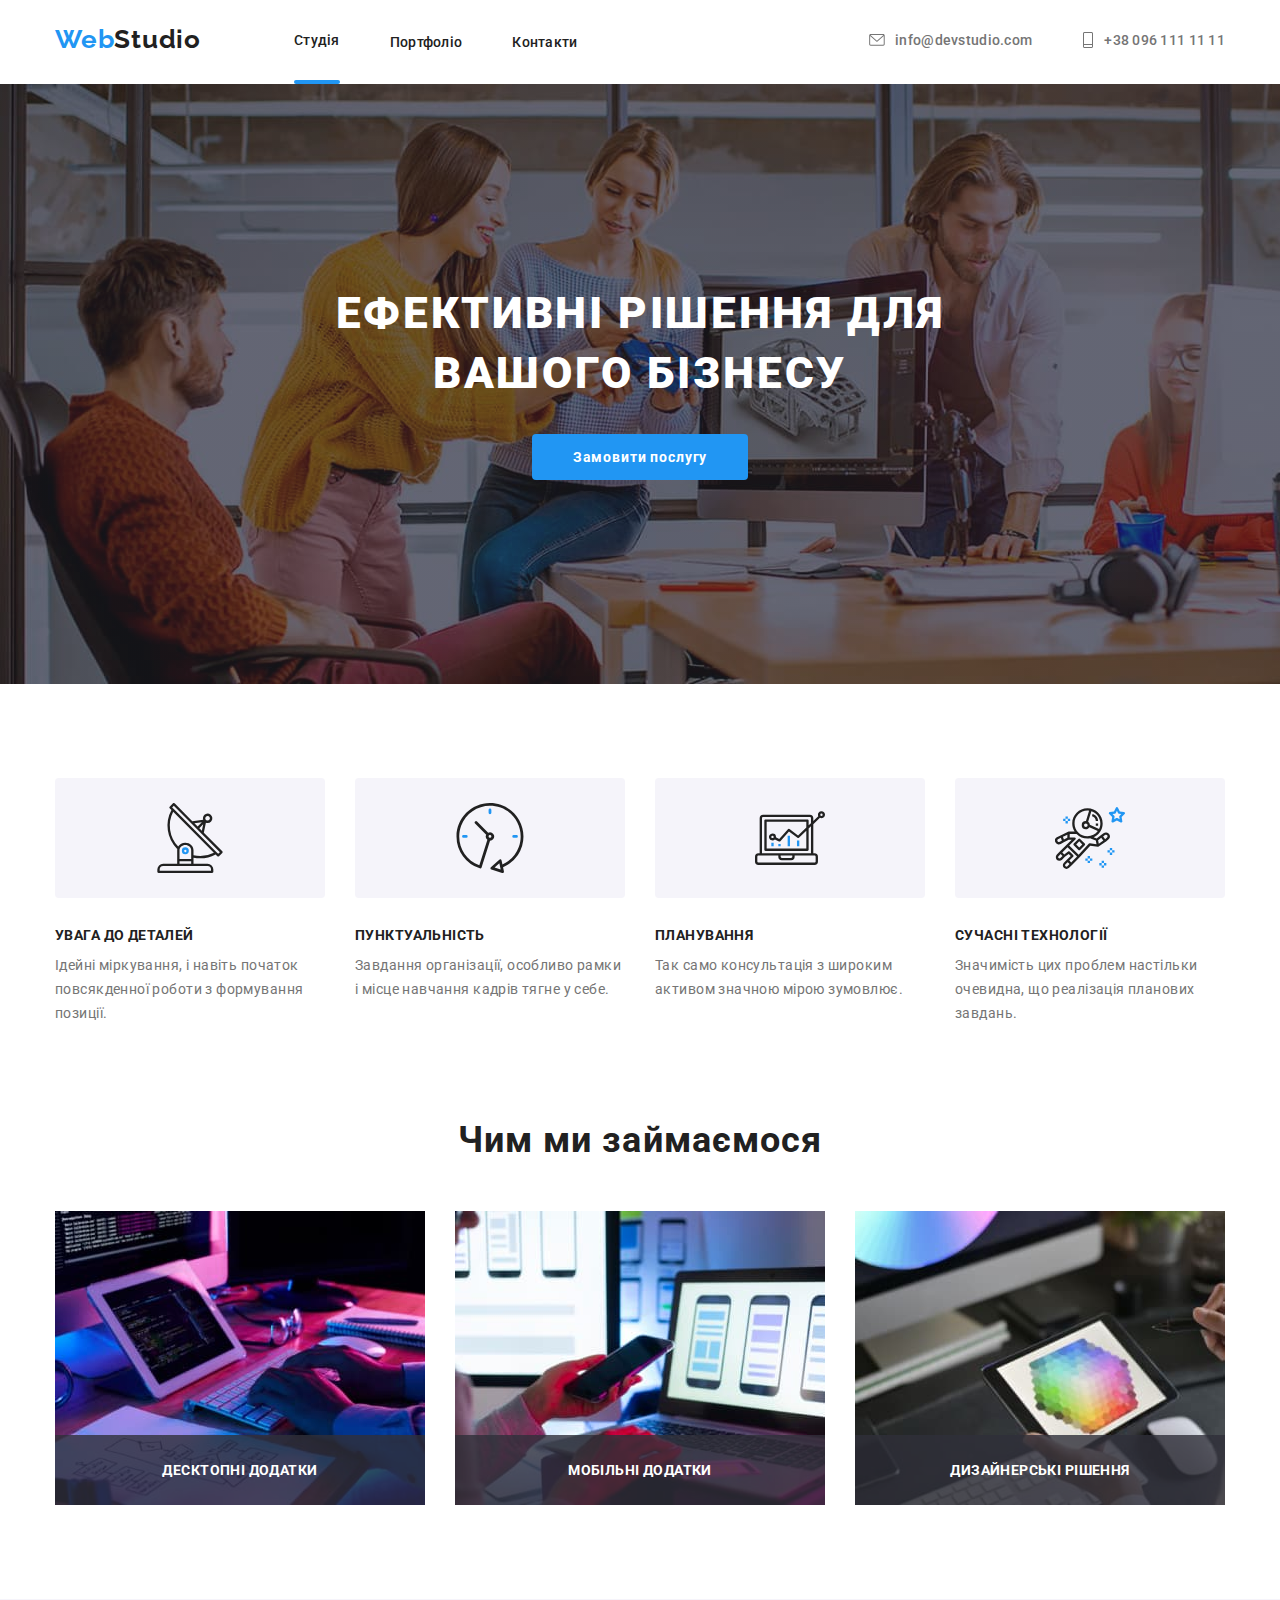
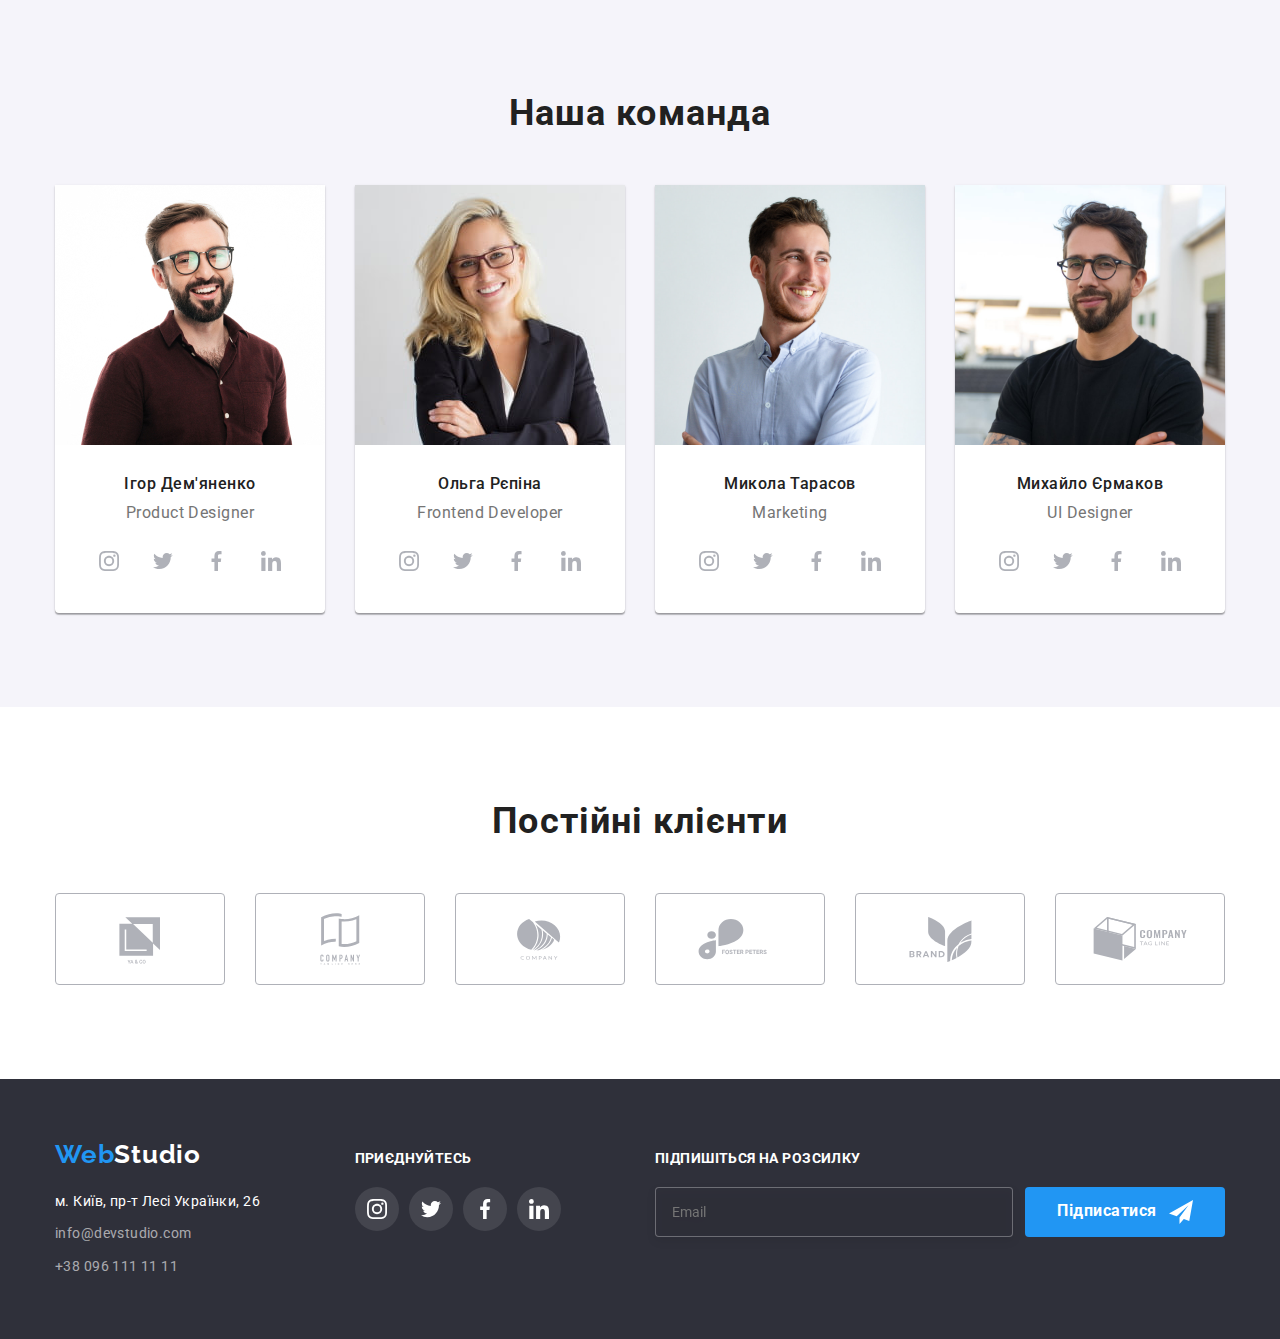
<file: index.html>
<!DOCTYPE html>
<html lang="uk">

<head>
  <meta charset="UTF-8" />
  <meta http-equiv="X-UA-Compatible" content="IE=edge" />
  <meta name="viewport" content="width=device-width, initial-scale=1.0" />
  <title>WebStudio7-Home</title>
  <link href="https://fonts.googleapis.com/css2?family=Raleway:wght@700&family=Roboto:wght@400;500;700;900&display=swap"
    rel="stylesheet" />
  <link rel="stylesheet"
    href="https://cdnjs.cloudflare.com/ajax/libs/modern-normalize/1.1.0/modern-normalize.min.css" />
  <link rel="stylesheet" href="./css/main.min.css" />
</head>

<body>

  <header class="header-index">
    <div class="container flex-container">
      <nav class="nav">
        <a href="./index.html" lang="en" class="logo header__logo"><span
            class="header__logo--blue">Web</span><span></span>Studio</a>
        <ul class="nav-links list">
          <li class="nav-links__item nav-links__item--current">
            <a href="./index.html" class="nav-links__link">Студія</a>
          </li>

          <li class="nav-links__item">
            <a href="./portfolio.html" class="nav-links__link">Портфоліо</a>
          </li>

          <li class="nav-links__item"><a href="" class="nav-links__link">Контакти</a>
          </li>
        </ul>
      </nav>

      <ul class="header-contacts list">
        <li>
          <a href="mailto:info@devstudio.com" class="header-contacts__contact link"><svg
              class="header-contacts__mini-icon">
              <use href="./images/header icons/symbol-defs.svg#envelope"></use>
            </svg>info@devstudio.com</a>
        </li>
        <li>
          <a href="tel:+380961111111" class="header-contacts__contact link"><svg
              class="header-contacts__mini-icon header-contacts__mini-icon--phone">
              <use href="./images/header icons/symbol-defs.svg#phone"></use>
            </svg>+38 096 111 11 11</a>
        </li>
      </ul>
    </div>
  </header>
  <main>
    <section class="hero">
      <div class="container">
        <h1 class="hero-title">Ефективні рішення для вашого бізнесу</h1>
        <button type="button" class="button hero__button--secondary" data-modal-open>Замовити послугу</button>
      </div>
    </section>

    <section class="section">
      <!-- переваги -->

      <div class="container">
        <h2 class="features visually-hidden">переваги</h2>
        <ul class="list features__pictures-list">
          <li class="pictures-list__item weather-radar">
            <h3 class="features__title">УВАГА ДО ДЕТАЛЕЙ</h3>
            <p class="features__subtitle">Ідейні міркування, і навіть початок повсякденної роботи з формування позиції.
            </p>
          </li>

          <li class="pictures-list__item clock">
            <h3 class="features__title">ПУНКТУАЛЬНІСТЬ</h3>
            <p class="features__subtitle">Завдання організації, особливо рамки і місце навчання кадрів тягне у себе.</p>
          </li>

          <li class="pictures-list__item laptop">
            <h3 class="features__title">ПЛАНУВАННЯ</h3>
            <p class="features__subtitle">Так само консультація з широким активом значною мірою зумовлює.</p>
          </li>

          <li class="pictures-list__item spaceman">
            <h3 class="features__title">СУЧАСНІ ТЕХНОЛОГІЇ</h3>
            <p class="features__subtitle">Значимість цих проблем настільки очевидна, що реалізація планових завдань.</p>
          </li>
        </ul>
      </div>
    </section>

    <section class="section-work">
      <div class="container">
        <h2 class="section-title">Чим ми займаємося</h2>
        <ul class="work list">
          <li class="work__item">
            <img src="./images/coding.jpg" alt="Створення сайту" width="370" />
            <p class="work__text">Десктопні додатки</p>
          </li>

          <li class="work__item">
            <img src="./images/adaptation.jpg" alt="Адаптація сайту для різних пристроїв" width="370" />
            <p class="work__text">
              Мобільні додатки
            </p>
          </li>

          <li class="work__item">
            <img src="./images/design.jpg" alt="Розробка дизайну для сайту" width="370" />
            <p class="work__text">Дизайнерські рішення</p>
          </li>
        </ul>
      </div>
    </section>

    <section class="team section">
      <div class="container">
        <h2 class="section-title">Наша команда</h2>
        <ul class="list team-members">
          <li class="team-members__worker">
            <img src="./images/designer.jpg" alt="Розробник продукту Ігор Дем'яненко" width="270" />
            <div class="team-card">
              <h3 class="team-card__heading">Ігор Дем'яненко</h3>
              <p class="team-card__job" lang="en">Product Designer</p>
              <ul class="card-button list">
                <li>
                  <a class="card-button__link">
                    <svg class="card-button__icon instagram">
                      <use href="./images/team/symbol-defs.svg#icon-instagram"></use>
                    </svg>
                  </a>
                </li>

                <li>
                  <a class="card-button__link">
                    <svg class="card-button__icon twitter">
                      <use href="./images/team/symbol-defs.svg#icon-twitter"></use>
                    </svg>
                  </a>
                </li>
                <li>
                  <a class="card-button__link">
                    <svg class="card-button__icon facebook">
                      <use href="./images/team/symbol-defs.svg#icon-facebook"></use>
                    </svg>
                  </a>
                </li>

                <li>
                  <a class="card-button__link">
                    <svg class="card-button__icon linkedin">
                      <use href="./images/team/symbol-defs.svg#icon-linkedin"></use>
                    </svg>
                  </a>
                </li>
              </ul>
            </div>
          </li>

          <li class="team-members__worker">
            <img src="./images/developer.jpg" alt="Фронтенд розробник Ольга Рєпіна" width="270" />
            <div class="team-card">
              <h3 class="team-card__heading">Ольга Рєпіна</h3>
              <p class="team-card__job" lang="en">Frontend Developer</p>
              <ul class="card-button list">
                <li>
                  <a class="card-button__link">
                    <svg class="card-button__icon instagram">
                      <use href="./images/team/symbol-defs.svg#icon-instagram"></use>
                    </svg>
                  </a>
                </li>

                <li>
                  <a class="card-button__link">
                    <svg class="card-button__icon twitter">
                      <use href="./images/team/symbol-defs.svg#icon-twitter"></use>
                    </svg>
                  </a>
                </li>
                <li>
                  <a class="card-button__link">
                    <svg class="card-button__icon facebook">
                      <use href="./images/team/symbol-defs.svg#icon-facebook"></use>
                    </svg>
                  </a>
                </li>

                <li>
                  <a class="card-button__link">
                    <svg class="card-button__icon linkedin">
                      <use href="./images/team/symbol-defs.svg#icon-linkedin"></use>
                    </svg>
                  </a>
                </li>
              </ul>
            </div>
          </li>

          <li class="team-members__worker">
            <img src="./images/marketing.jpg" alt="Маркетолог Микола Тарасов" width="270" />
            <div class="team-card">
              <h3 class="team-card__heading">Микола Тарасов</h3>
              <p class="team-card__job" lang="en">Marketing</p>
              <ul class="card-button list">
                <li>
                  <a class="card-button__link">
                    <svg class="card-button__icon instagram">
                      <use href="./images/team/symbol-defs.svg#icon-instagram"></use>
                    </svg>
                  </a>
                </li>

                <li>
                  <a class="card-button__link">
                    <svg class="card-button__icon twitter">
                      <use href="./images/team/symbol-defs.svg#icon-twitter"></use>
                    </svg>
                  </a>
                </li>
                <li>
                  <a class="card-button__link">
                    <svg class="card-button__icon facebook">
                      <use href="./images/team/symbol-defs.svg#icon-facebook"></use>
                    </svg>
                  </a>
                </li>

                <li>
                  <a class="card-button__link">
                    <svg class="card-button__icon linkedin">
                      <use href="./images/team/symbol-defs.svg#icon-linkedin"></use>
                    </svg>
                  </a>
                </li>
              </ul>
            </div>
          </li>

          <li class="team-members__worker">
            <div class="card-photo">
              <img src="./images/member.jpg" alt="Розробник інтерфейсу" width="270" />
            </div>
            <div class="team-card">
              <h3 class="team-card__heading">Михайло Єрмаков</h3>
              <p class="team-card__job" lang="en">UI Designer</p>
              <ul class="card-button list">
                <li>
                  <a class="card-button__link">
                    <svg class="card-button__icon instagram">
                      <use href="./images/team/symbol-defs.svg#icon-instagram"></use>
                    </svg>
                  </a>
                </li>

                <li>
                  <a class="card-button__link">
                    <svg class="card-button__icon twitter">
                      <use href="./images/team/symbol-defs.svg#icon-twitter"></use>
                    </svg>
                  </a>
                </li>
                <li>
                  <a class="card-button__link">
                    <svg class="card-button__icon facebook">
                      <use href="./images/team/symbol-defs.svg#icon-facebook"></use>
                    </svg>
                  </a>
                </li>

                <li>
                  <a class="card-button__link">
                    <svg class="card-button__icon linkedin">
                      <use href="./images/team/symbol-defs.svg#icon-linkedin"></use>
                    </svg>
                  </a>
                </li>
              </ul>
            </div>
          </li>
        </ul>
      </div>
    </section>
    <section class="section">
      <div class="container">
        <h2 class="section-title">Постійні клієнти</h2>
        <ul class="clients list">
          <li>
            <a href="" class="clients__link">
              <svg class="clients__image">
                <use href="./images/clients/symbol-defs.svg#client-1"></use>
              </svg>
            </a>
          </li>

          <li>
            <a href="" class="clients__link">
              <svg class="clients__image">
                <use href="./images/clients/symbol-defs.svg#client-2"></use>
              </svg>
            </a>
          </li>

          <li>
            <a href="" class="clients__link">
              <svg class="clients__image">
                <use href="./images/clients/symbol-defs.svg#client-3"></use>
              </svg>
            </a>
          </li>

          <li>
            <a href="" class="clients__link">
              <svg class="clients__image">
                <use href="./images/clients/symbol-defs.svg#client-4"></use>
              </svg>
            </a>
          </li>

          <li>
            <a href="" class="clients__link">
              <svg class="clients__image">
                <use href="./images/clients/symbol-defs.svg#client-5"></use>
              </svg>
            </a>
          </li>

          <li>
            <a href="" class="clients__link">
              <svg class="clients__image">
                <use href="./images/clients/symbol-defs.svg#client-6"></use>
              </svg>
            </a>
          </li>
        </ul>
      </div>
    </section>
    <div class="backdrop is-hidden" data-modal>
      <div class="modal">
        <button class="modal__button-close" type="button" data-modal-close>
          <svg class="modal__close-icon">
            <use href="./images/close-button.svg#close-button"></use>
          </svg>
        </button>
        <form class="" action="registration">
          <div class="form-feald modal-container">
            <p class="modal__heading">Залиште свої дані, ми вам передзвонимо</p>

            <label class="modal__label name" for="name" autofocus>Ім'я</label>
            <span class="modal__input-icon">
              <input class="modal-input" type="name" name="name" id="name" autofocus required>
              <svg class="modal-input__entire-icon icon-person">
                <use href="./images/form-icons/symbol-defs.svg#person"></use>
              </svg>
            </span>

            <label class="modal__label" for="tel">Телефон</label>
            <span class="modal__input-icon">
              <input class="modal-input" type="tel" name="tel" id="tel" required>
              <svg class="modal-input__entire-icon icon-phone">
                <use href="./images/form-icons/symbol-defs.svg#phone"></use>
              </svg>
            </span>

            <label class="modal__label" for="email">Пошта</label>
            <span class="modal__input-icon">
              <input class="modal-input" type="email" name="email" id="email" placeholder=" " required>
              <svg class="modal-input__entire-icon icon-envelope">
                <use href="./images/form-icons/symbol-defs.svg#envelope"></use>
              </svg>
            </span>


            <label class="modal__label" for="comment">Коментар</label>
            <textarea class="modal__comment" name="comment" id="comment" cols="30" rows="10"
              placeholder="Введіть текст"></textarea>
            <!-- <div class="modal-container">
              <div class="checkbox-section">
                <span class="check-box"></span>
              </div> -->
            <label class="modal__checkbox-label">
              <input class="modal__checkbox" type="checkbox" name="checkbox" required>
              <span class="modal__checkbox-icon"></span>
              Погоджуюся з розсилкою та приймаю <a class="modal__privasy-agreemant" href=""> Умови договору</a>
            </label>
            <!-- </div> -->
            <div class="modal__button-submit">
              <button class="submit" type="submit">Відправити</button>
            </div>
          </div>
        </form>
      </div>
    </div>
  </main>
  <footer class="footer">
    <div class="container multi-block">
      <div class="set-container">
        <a lang="en" href="./index.html" class="logo footer__logo"><span class="footer__logo--blue">Web</span>Studio</a>
        <address class="address">
          <ul class="address-links list">
            <li>
              <a href="https://goo.gl/maps/rEYh6PdM1hheBsNV8" class="link" target="_blank"
                rel="nooper noreferrer nofollow"><span class="address-links__map">м. Київ, пр-т Лесі Українки,
                  26</span></a>
            </li>
            <li class="address-links__item">
              <a href="mailto:info@devstudio.com" class="address-links__contact link">info@devstudio.com</a>
            </li>
            <li class="address-links__item">
              <a href="tel:+380961111111" class="address-links__contact link">+38 096 111 11 11</a>
            </li>
          </ul>
        </address>
      </div>
      <div class="footer-socials__container">
        <p class="footer-socails__heading">приєднуйтесь</p>
        <ul class="footer-socials list">
          <li>
            <a class="footer-socials__button">
              <svg class="footer-socials__icon">
                <use href="./images/footer/symbol-defs.svg#instagram"></use>
              </svg>
            </a>
          </li>

          <li>
            <a class="footer-socials__button">
              <svg class="footer-socials__icon">
                <use href="./images/footer/symbol-defs.svg#twitter"></use>
              </svg>
            </a>
          </li>
          <li>
            <a class="footer-socials__button">
              <svg class="footer-socials__icon">
                <use href="./images/footer/symbol-defs.svg#facebook"></use>
              </svg>
            </a>
          </li>
          <li>
            <a class="footer-socials__button">
              <svg class="footer-socials__icon">
                <use href="./images/footer/symbol-defs.svg#linkedin"></use>
              </svg>
            </a>
          </li>
        </ul>
      </div>
      <form action="email" class="footer-form">
        <p class="footer-form__heading">Підпишіться на розсилку</p>
        <div class="footer-form__container">
          <label for="email">
            <input class="footer-form__input" type="email" name="email" placeholder="Email" required>
          </label>
          <button class="footer-form__button-subscribe" type="submit">Підписатися</button>
        </div>
      </form>
    </div>
  </footer>
  <script src="./js/modal.js"></script>
</body>

</html>
</file>
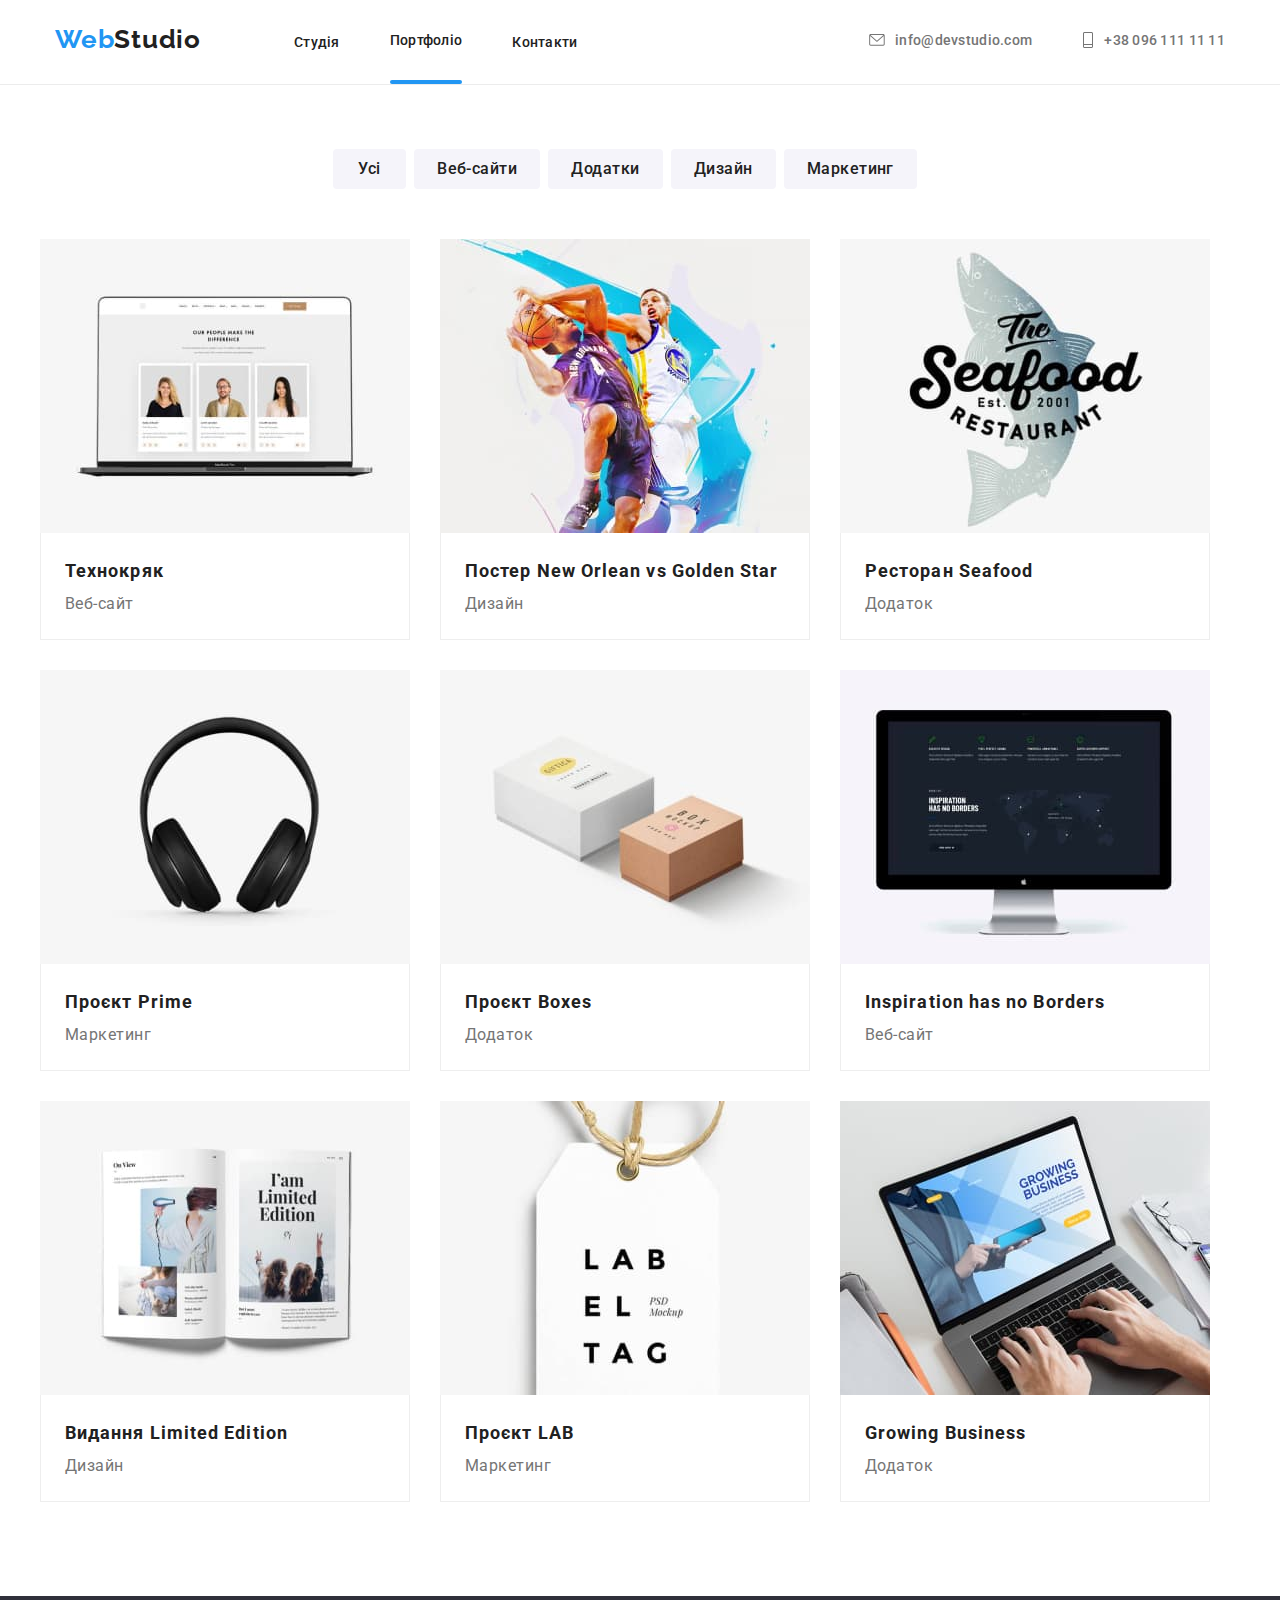
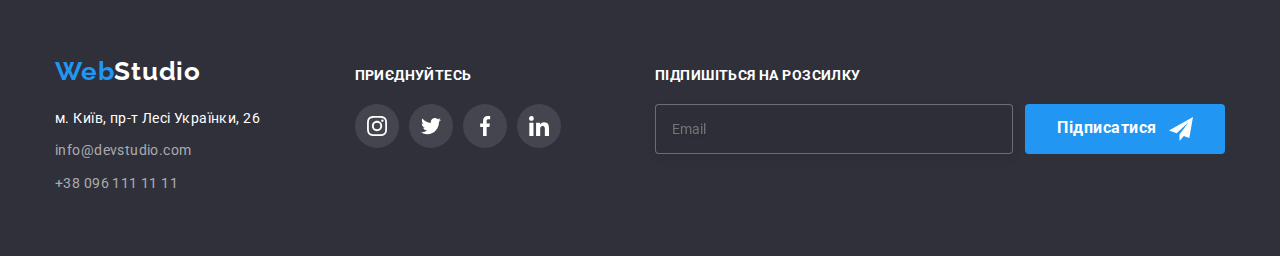
<file: portfolio.html>
<!DOCTYPE html>
<html lang="uk">

<head>
  <meta charset="UTF-8" />
  <meta http-equiv="X-UA-Compatible" content="IE=edge" />
  <meta name="viewport" content="width=device-width, initial-scale=1.0" />
  <title>WebStudio7-Portfolio</title>

  <link href="https://fonts.googleapis.com/css2?family=Raleway:wght@700&family=Roboto:wght@400;500;700;900&display=swap"
    rel="stylesheet" />
  <link rel="stylesheet"
    href="https://cdnjs.cloudflare.com/ajax/libs/modern-normalize/1.1.0/modern-normalize.min.css" />
  <link rel="stylesheet" href="./css/main.min.css" />

</head>

<body>
  <header class="header-portfolio">
    <div class="container flex-container">
      <nav class="nav">
        <a href="./index.html" lang="en" class="logo header__logo"><span
            class="header__logo--blue">Web</span><span></span>Studio</a>
        <ul class="nav-links list">
          <li class="nav-links__item ">
            <a href="./index.html" class="nav-links__link">Студія</a>
          </li>

          <li class="nav-links__item nav-links__item--current">
            <a href="./portfolio.html" class="nav-links__link">Портфоліо</a>
          </li>

          <li class="nav-links__item"><a href="" class="nav-links__link">Контакти</a>
          </li>
        </ul>
      </nav>

      <ul class="header-contacts list">
        <li>
          <a href="mailto:info@devstudio.com" class="header-contacts__contact link"><svg
              class="header-contacts__mini-icon">
              <use href="./images/header icons/symbol-defs.svg#envelope"></use>
            </svg>info@devstudio.com</a>
        </li>
        <li>
          <a href="tel:+380961111111" class="header-contacts__contact link"><svg
              class="header-contacts__mini-icon header-contacts__mini-icon--phone">
              <use href="./images/header icons/symbol-defs.svg#phone"></use>
            </svg>+38 096 111 11 11</a>
        </li>
      </ul>
    </div>
  </header>
  <main>
    <section class="section portfolio">
      <!-- Портфоліо -->
      <h1 class="visually-hidden">Портфоліо</h1>
      <div class="container">
        <ul class="filter list">
          <li class="filter__item">
            <button type="button" class="filter__button-primary">Усі</button>
          </li>
          <li class="filter__item">
            <button type="button" class="filter__button-primary">Веб-сайти</button>
          </li>
          <li class="filter__item">
            <button type="button" class="filter__button-primary">Додатки</button>
          </li>
          <li class="filter__item">
            <button type="button" class="filter__button-primary">Дизайн</button>
          </li>
          <li class="filter__item">
            <button type="button" class="filter__button-primary">Маркетинг</button>
          </li>
        </ul>

        <ul class="portfolio list">
          <li class="portfolio__item">
            <a href="" class="portfolio__card-link link">
              <div class="thumb">
                <img src="./images/portfolio/laptop.jpg" alt="ноутбук з зображенням веб-сторінки" width="370" />
                <div class="thumb__overlay">
                  <p class="thumb__overlay-text">Ресурс пропонує комплексні пропозиції з різним рівнем функціоналу та
                    сервісів.
                    Все це дозволить відвідувачу отримати вичерпні відомості про компанію чи приватну особу.</p>
                </div>
              </div>
              <div class="card-metha">
                <h2 class="card-metha__titel">Технокряк</h2>
                <p class="card-metha__subtitle">Веб-сайт</p>
              </div>
            </a>
          </li>

          <li class="portfolio__item">
            <article class="card">
              <a href="" class="portfolio__card-link link">
                <img src="./images/portfolio/basketball.jpg" alt="два хлоаця грають в баскетбол" width="370" />
                <!-- </a>
              <a href="" class="portfolio-link link"> -->
                <div class="card-metha">
                  <h2 class="card-metha__titel">Постер <span lang="en">New Orlean vs Golden Star</span></h2>
                  <p class="card-metha__subtitle">Дизайн</p>
                </div>
              </a>
            </article>
          </li>

          <li class="portfolio__item">
            <article class="card">
              <a href="" class="portfolio__card-link link">
                <img src="./images/portfolio/seafood.jpg" alt="логотип ресторану з однотонним лососем на задньому фоні"
                  width="370" />
                <!-- </a>
              <a href="" class="portfolio-link link"> -->
                <div class="card-metha">
                  <h2 class="card-metha__titel">Ресторан <span lang="en">Seafood</span></h2>
                  <p class="card-metha__subtitle">Додаток</p>
                </div>
              </a>
            </article>
          </li>

          <li class="portfolio__item">
            <article class="card">
              <a href="" class="portfolio__card-link link">
                <img src="./images/portfolio/headphones.jpg" alt="навушники" width="370" />
                <!-- </a>

              <a href="" class="portfolio-link link"> -->
                <div class="card-metha">
                  <h2 class="card-metha__titel">Проєкт <span lang="en">Prime</span></h2>
                  <p class="card-metha__subtitle">Маркетинг</p>
                </div>
              </a>

            </article>
          </li>

          <li class="portfolio__item">
            <article class="card">
              <a href="" class="portfolio__card-link link">
                <img src="./images/portfolio/boxes.jpg" alt="дві коробки" width="370" />
                <!-- </a>
              <a href="" class="portfolio-link link"> -->
                <div class="card-metha">
                  <h2 class="card-metha__titel">Проєкт <span lang="en">Boxes</span></h2>
                  <p class="card-metha__subtitle">Додаток</p>
                </div>
              </a>

            </article>
          </li>

          <li class="portfolio__item">
            <article class="card">
              <a href="" class="portfolio__card-link link">
                <img src="./images/portfolio/iMac.jpg" alt="комп'ютер відомої марки" width="370" />
                <!-- </a>
              <a href="" class="portfolio-link link"> -->
                <div class="card-metha">
                  <h2 class="card-metha__titel" lang="en">Inspiration has no Borders</h2>
                  <p class="card-metha__subtitle">Веб-сайт</p>
                </div>
              </a>
            </article>
          </li>

          <li class="portfolio__item border">
            <article class="card">
              <a href="" class="portfolio__card-link link">
                <img src="./images/portfolio/book.jpg" alt="журнал" width="370" />
                <!-- </a>
              <a href="" class="portfolio-link link"> -->
                <div class="card-metha">
                  <h2 class="card-metha__titel">Видання <span lang="en">Limited Edition</span></h2>
                  <p class="card-metha__subtitle">Дизайн</p>
                </div>
              </a>

            </article>
          </li>

          <li class="portfolio__item">
            <article class="card">
              <a href="" class="portfolio__card-link link">
                <img src="./images/portfolio/lab.jpg" alt="картонний ярлик з логотипом проєкту" width="370" />
                <!-- </a>
              <a href="" class="portfolio-link link"> -->
                <div class="card-metha">
                  <h2 class="card-metha__titel">Проєкт <span lang="en">LAB</span></h2>
                  <p class="card-metha__subtitle">Маркетинг</p>
                </div>
              </a>
            </article>
          </li>

          <li class="portfolio__item">
            <article class="card">
              <a href="" class="portfolio__card-link link">
                <img src="./images/portfolio/hands.jpg" alt="руки над клавіатурою ноутбуку" width="370" />
                <!-- </a>
                <a href="" class="portfolio-link link"> -->
                <div class="card-metha">
                  <h2 class="card-metha__titel" lang="en">Growing Business</h2>
                  <p class="card-metha__subtitle">Додаток</p>
                </div>
              </a>
            </article>
          </li>
        </ul>
      </div>
    </section>
  </main>
  <footer class="footer">
    <div class="container multi-block">
      <div class="set-container">
        <a lang="en" href="./index.html" class="logo footer__logo"><span class="footer__logo--blue">Web</span>Studio</a>
        <address class="address">
          <ul class="address-links list">
            <li>
              <a href="https://goo.gl/maps/rEYh6PdM1hheBsNV8" class="link" target="_blank"
                rel="nooper noreferrer nofollow"><span class="address-links__map">м. Київ, пр-т Лесі Українки,
                  26</span></a>
            </li>
            <li class="address-links__item">
              <a href="mailto:info@devstudio.com" class="address-links__contact link">info@devstudio.com</a>
            </li>
            <li class="address-links__item">
              <a href="tel:+380961111111" class="address-links__contact link">+38 096 111 11 11</a>
            </li>
          </ul>
        </address>
      </div>
      <div class="footer-socials__container">
        <p class="footer-socails__heading">приєднуйтесь</p>
        <ul class="footer-socials list">
          <li>
            <a class="footer-socials__button">
              <svg class="footer-socials__icon">
                <use href="./images/footer/symbol-defs.svg#instagram"></use>
              </svg>
            </a>
          </li>

          <li>
            <a class="footer-socials__button">
              <svg class="footer-socials__icon">
                <use href="./images/footer/symbol-defs.svg#twitter"></use>
              </svg>
            </a>
          </li>
          <li>
            <a class="footer-socials__button">
              <svg class="footer-socials__icon">
                <use href="./images/footer/symbol-defs.svg#facebook"></use>
              </svg>
            </a>
          </li>
          <li>
            <a class="footer-socials__button">
              <svg class="footer-socials__icon">
                <use href="./images/footer/symbol-defs.svg#linkedin"></use>
              </svg>
            </a>
          </li>
        </ul>
      </div>
      <form action="email" class="footer-form">
        <p class="footer-form__heading">Підпишіться на розсилку</p>
        <div class="footer-form__container">
          <label for="email">
            <input class="footer-form__input" type="email" name="email" placeholder="Email" required>
          </label>
          <button class="footer-form__button-subscribe" type="submit">Підписатися</button>
        </div>
      </form>
    </div>
  </footer>
</body>

</html>
</file>
<file: css/main.min.css>
.visually-hidden{position:absolute;white-space:nowrap;width:1px;height:1px;overflow:hidden;border:0;padding:0;clip:rect(0 0 0 0);-webkit-clip-path:inset(50%);clip-path:inset(50%);margin:-1px}.multi-block{display:-webkit-box;display:-ms-flexbox;display:flex;-webkit-box-align:baseline;-ms-flex-align:baseline;align-items:baseline}html{-webkit-box-sizing:border-box;box-sizing:border-box}*,*::before,*::after{-webkit-box-sizing:inherit;box-sizing:inherit}img{display:block;max-width:100%;height:auto}address{font-style:normal}h1,h2,h3,h4,h5,h6,p{margin-top:0;margin-bottom:0}body{font-family:Roboto,sans-serif;color:#212121;background-color:#fff;letter-spacing:.03em;font-size:14px}.list{list-style:none;margin:0;padding:0}.link{text-decoration:none}.flex-container{display:-webkit-box;display:-ms-flexbox;display:flex}button{cursor:pointer}a{cursor:pointer}.logo{display:block;font-family:Raleway;font-size:26px;font-weight:700;line-height:1.19;letter-spacing:.03em;text-align:left;text-decoration:none}.header-portfolio{border-bottom:1px solid #ececec}.header__logo{color:var(--second-half-logo);padding-top:24px;padding-bottom:25px;margin-right:93px}.header__logo--blue{color:#2196f3}.header-contacts{display:-webkit-box;display:-ms-flexbox;display:flex;padding-bottom:0px;margin-left:auto}.header-contacts>li+li{margin-left:50px}.header-contacts__contact{display:block;font-weight:500;padding-bottom:32px;padding-top:32px;color:#757575;line-height:1.17;font-size:14px;letter-spacing:.02em;display:-webkit-box;display:-ms-flexbox;display:flex;-webkit-box-align:center;-ms-flex-align:center;align-items:center;-webkit-transition-property:color;transition-property:color;-webkit-transition-duration:250ms;transition-duration:250ms;-webkit-transition-timing-function:cubic-bezier(0.4, 0, 0.2, 1);transition-timing-function:cubic-bezier(0.4, 0, 0.2, 1)}.header-contacts__contact:hover,.header-contacts__contact:focus,.header-contacts__contact:active{color:#2196f3}.header-contacts__mini-icon{width:16px;height:12px;fill:currentColor;margin-right:10px}.header-contacts__mini-icon--phone{width:12px;height:16px}.nav{display:-webkit-box;display:-ms-flexbox;display:flex}.nav-links{padding-bottom:0px;margin-right:auto;display:-webkit-box;display:-ms-flexbox;display:flex;-webkit-box-pack:start;-ms-flex-pack:start;justify-content:flex-start;-webkit-box-align:center;-ms-flex-align:center;align-items:center;margin-top:0;margin-bottom:0}.nav-links__item:not(:last-child){margin-right:50px}.nav-links__item--current::after{content:"";-webkit-box-align:end;-ms-flex-align:end;align-items:flex-end;display:-webkit-box;display:-ms-flexbox;display:flex;width:100%;border-bottom:4px solid #2196f3;border-radius:2px}.nav-links__link{display:block;font-weight:500;padding-top:32px;padding-bottom:32px;color:#212121;line-height:1.17;font-size:14px;letter-spacing:.02em;-webkit-transition-property:color;transition-property:color;-webkit-transition-duration:250ms;transition-duration:250ms;-webkit-transition-timing-function:cubic-bezier(0.4, 0, 0.2, 1);transition-timing-function:cubic-bezier(0.4, 0, 0.2, 1);text-decoration:none}.nav-links__link:hover,.nav-links__link:active,.nav-links__link:focus{color:#2196f3}.section-title{margin-bottom:50px;color:var(--title-color);font-weight:700;font-size:36px;line-height:1.16;text-align:center;letter-spacing:.03em}.section{padding-top:94px;padding-bottom:94px}.set-container{margin:0;padding:0;max-width:210px;margin-right:auto}.container{width:1200px;padding-left:15px;padding-right:15px;margin-right:auto;margin-left:auto}.footer__logo{display:block;margin-bottom:20px;color:#fff}.footer__logo--blue{color:#2196f3}.footer{background-color:#2f303a;padding-top:60px;padding-bottom:60px}.footer-form{margin-left:auto}.footer-form__container{display:-webkit-box;display:-ms-flexbox;display:flex}.footer-form__input{width:358px;height:50px;color:rgba(255,255,255,.3);background-color:rgba(47,48,58,.4);border:1px solid rgba(255,255,255,.3);-webkit-filter:drop-shadow(0px 4px 4px rgba(0, 0, 0, 0.15));filter:drop-shadow(0px 4px 4px rgba(0, 0, 0, 0.15));border-radius:4px;outline:none;padding-left:16px;-webkit-transition:border-color 250ms cubic-bezier(0.4, 0.84, 0.44, 1);transition:border-color 250ms cubic-bezier(0.4, 0.84, 0.44, 1)}.footer-form__input:hover,.footer-form__input:active,.footer-form__input:focus{border:1px solid #2196f3}.footer-form__button-subscribe{display:-webkit-box;display:-ms-flexbox;display:flex;-webkit-box-pack:center;-ms-flex-pack:center;justify-content:center;-webkit-box-align:center;-ms-flex-align:center;align-items:center;position:relative;height:50px;width:200px;margin-left:12px;background-color:#2196f3;border-radius:4px;color:#fff;border:none;cursor:pointer;font-weight:700;font-size:16px;line-height:1.8;letter-spacing:.03em}.footer-form__button-subscribe::after{content:"";width:24px;height:24px;background-image:url("../images/footer/icon-send.svg");margin-left:12px}.footer-form__heading{font-family:"Roboto";font-style:normal;font-weight:700;font-size:14px;line-height:1.14;letter-spacing:.03em;text-transform:uppercase;margin-bottom:20px;color:#fff}.footer-socials__button{display:-webkit-box;display:-ms-flexbox;display:flex;-webkit-box-align:center;-ms-flex-align:center;align-items:center;-webkit-box-pack:center;-ms-flex-pack:center;justify-content:center;border:none;width:44px;height:44px;border-radius:50%;background-color:rgba(255,255,255,.1019607843);-webkit-transition-property:background-color;transition-property:background-color;-webkit-transition-duration:250ms;transition-duration:250ms;-webkit-transition-timing-function:cubic-bezier(0.4, 0, 0.2, 1);transition-timing-function:cubic-bezier(0.4, 0, 0.2, 1)}.footer-socials__button:hover,.footer-socials__button:active,.footer-socials__button:focus{background-color:accent-color}.footer-socials>li+li{padding-left:10px}.address-links__map{color:#fff;font-size:14px;line-height:1.7;letter-spacing:.03em;-webkit-transition-property:color;transition-property:color;-webkit-transition-duration:250ms;transition-duration:250ms;-webkit-transition-timing-function:cubic-bezier(0.4, 0, 0.2, 1);transition-timing-function:cubic-bezier(0.4, 0, 0.2, 1)}.address-links__map:hover,.address-links__map:active,.address-links__map:focus{color:#2196f3}.address{font-style:normal;display:-webkit-box;display:-ms-flexbox;display:flex}.address-links__contact{color:rgba(255,255,255,.6);font-size:14px;line-height:1.7;letter-spacing:.03em;-webkit-transition-property:color;transition-property:color;-webkit-transition-duration:250ms;transition-duration:250ms;-webkit-transition-timing-function:cubic-bezier(0.4, 0, 0.2, 1);transition-timing-function:cubic-bezier(0.4, 0, 0.2, 1)}.address-links__contact:hover,.address-links__contact:active,.address-links__contact:focus{color:#2196f3}.address-links__item{margin-top:9px;margin-bottom:0;margin-right:0;margin-left:0}.footer-socails__heading{font-family:"Roboto";font-style:normal;font-weight:700;font-size:14px;line-height:1.14;letter-spacing:.03em;text-transform:uppercase;margin-bottom:20px;color:#fff}.footer-socials{display:-webkit-box;display:-ms-flexbox;display:flex}.footer-socials>li+li{padding-left:10px}.footer-socials__icon{width:20px;height:20px;fill:#fff}.footer-socials__button{display:-webkit-box;display:-ms-flexbox;display:flex;-webkit-box-align:center;-ms-flex-align:center;align-items:center;-webkit-box-pack:center;-ms-flex-pack:center;justify-content:center;border:none;width:44px;height:44px;border-radius:50%;background-color:rgba(255,255,255,.1019607843);-webkit-transition-property:background-color;transition-property:background-color;-webkit-transition-duration:250ms;transition-duration:250ms;-webkit-transition-timing-function:cubic-bezier(0.4, 0, 0.2, 1);transition-timing-function:cubic-bezier(0.4, 0, 0.2, 1)}.footer-socials__button:hover,.footer-socials__button:active,.footer-socials__button:focus{background-color:#2196f3}.card-metha{border:1px solid #eee;border-top:none;padding-top:20px;padding-bottom:20px;padding-right:24px;padding-left:24px}.card-metha__subtitle{font-size:16px;color:#757575;line-height:1.87;margin-top:0;margin-bottom:0;letter-spacing:.03em}.card-metha__titel{color:#212121;font-weight:700;font-size:18px;line-height:2;letter-spacing:.06em}.hero>h1{color:#fff;width:696px;text-transform:uppercase}.hero .hero-title{letter-spacing:.06em;margin:0 auto;color:#fff;width:696px;font-weight:900;font-size:44px;margin-bottom:30px;line-height:1.36;text-transform:uppercase}.hero{text-align:center;background-repeat:no-repeat;background-size:cover;background-image:-webkit-gradient(linear, left bottom, left top, from(rgba(47, 48, 58, 0.4)), to(rgba(47, 48, 58, 0.4))),url("../images/overlay.jpg");background-image:linear-gradient(to top, rgba(47, 48, 58, 0.4), rgba(47, 48, 58, 0.4)),url("../images/overlay.jpg");max-width:1600px;height:600px;margin:0 auto;padding:200px 0;background-color:#2f303a}.hero__button--secondary{padding:10px 32px;background-color:#2196f3;color:#fff;line-height:1.87;font-weight:700;min-width:216px;text-align:center;letter-spacing:.06em;border:#2196f3;border-radius:4px}.features__subtitle{color:#757575;font-weight:400;font-size:14px;line-height:1.7;padding:0px 0px;margin:0px 0px;letter-spacing:.03em}.features__title{font-size:14px;line-height:1.14;margin-bottom:10px}.features__pictures-list{display:-webkit-box;display:-ms-flexbox;display:flex}.pictures-list__item{width:270px}.pictures-list__item::before{content:"";display:block;height:120px;background-color:#f5f4fa;border-radius:4px;margin-bottom:30px;background-repeat:no-repeat;background-position:center;background-size:70px}.weather-radar::before{background-image:url(../images/features/antenna.svg)}.clock::before{background-image:url(../images/features/clock.svg)}.laptop::before{background-image:url(../images/features/diagram.svg)}.spaceman::before{background-image:url(../images/features/astronaut.svg)}.pictures-list__item:not(:last-child){margin-right:30px}.team{background-color:#f5f4fa}.team-members{display:-webkit-box;display:-ms-flexbox;display:flex;margin:0;padding:0}.team-members__worker:not(:last-child){margin-right:30px}.team-members__worker{background:#fff;min-width:270px;border-radius:0px 0px 4px 4px;-webkit-box-shadow:0px 1px 3px rgba(0,0,0,.12),0px 1px 1px rgba(0,0,0,.14),0px 2px 1px rgba(0,0,0,.2);box-shadow:0px 1px 3px rgba(0,0,0,.12),0px 1px 1px rgba(0,0,0,.14),0px 2px 1px rgba(0,0,0,.2)}.team-card{padding:30px}.team-card__heading{margin-bottom:10px;font-weight:500;font-size:16px;line-height:1.18;letter-spacing:.03em;text-align:center;color:#212121}.team-card__job{color:#757575;font-size:16px;line-height:1.18;letter-spacing:.03em;text-align:center}.card-button>li+li{padding-left:10px}.card-button{display:-webkit-box;display:-ms-flexbox;display:flex;-webkit-box-pack:center;-ms-flex-pack:center;justify-content:center;-webkit-box-align:center;-ms-flex-align:center;align-items:center;margin-top:16px}.card-button__link{border:none;width:44px;height:44px;border-radius:50%;color:#afb1b8;display:-webkit-box;display:-ms-flexbox;display:flex;-webkit-box-pack:center;-ms-flex-pack:center;justify-content:center;-webkit-box-align:center;-ms-flex-align:center;align-items:center;-webkit-transition-property:background-color,color;transition-property:background-color,color;-webkit-transition-duration:250ms;transition-duration:250ms;-webkit-transition-timing-function:cubic-bezier(0.4, 0, 0.2, 1);transition-timing-function:cubic-bezier(0.4, 0, 0.2, 1)}.card-button__link:hover,.card-button__link:active,.card-button__link:focus{background-color:#2196f3;color:#fff}.card-button__icon{width:20px;height:20px;fill:currentColor}.section-work{padding-top:0;padding-bottom:94px}.work{display:-webkit-box;display:-ms-flexbox;display:flex}.work__item:not(:last-child){margin-right:30px}.work__item{width:370px;position:relative}.work__text{-webkit-box-pack:center;-ms-flex-pack:center;justify-content:center;-webkit-box-align:center;-ms-flex-align:center;align-items:center;display:-webkit-box;display:-ms-flexbox;display:flex;position:absolute;bottom:0;color:#fff;font-weight:700;text-transform:uppercase;height:70px;width:100%;background-color:rgba(47,48,58,.8)}.clients{display:-webkit-box;display:-ms-flexbox;display:flex;-webkit-box-pack:center;-ms-flex-pack:center;justify-content:center}.clients__image{color:currentColor;width:170px;height:92px}.clients__link{display:-webkit-box;display:-ms-flexbox;display:flex;-webkit-box-pack:center;-ms-flex-pack:center;justify-content:center;width:170px;height:92px;fill:#afb1b8;border:1px solid #afb1b8;border-radius:4px;-webkit-transition-property:background-color,fill;transition-property:background-color,fill;-webkit-transition-duration:250ms;transition-duration:250ms;-webkit-transition-timing-function:cubic-bezier(0.4, 0, 0.2, 1);transition-timing-function:cubic-bezier(0.4, 0, 0.2, 1)}.clients__link:hover,.clients__link:active,.clients__link:focus{fill:#2196f3;border-color:#2196f3}.clients>li:not(:last-child){margin-right:30px}.backdrop.is-hidden{pointer-events:none;opacity:0;visibility:hidden}.backdrop{position:fixed;width:100%;height:100%;top:0;left:0;-webkit-transition:opacity 250ms cubic-bezier(0.4, 0.84, 0.44, 1),visibility 250ms cubic-bezier(0.4, 0.84, 0.44, 1);transition:opacity 250ms cubic-bezier(0.4, 0.84, 0.44, 1),visibility 250ms cubic-bezier(0.4, 0.84, 0.44, 1);background-color:rgba(0,0,0,.2)}.modal{position:absolute;width:528px;height:581px;top:50%;left:50%;-webkit-transform:translate(-50%, -50%);transform:translate(-50%, -50%);border-radius:4px;background-color:#fff}.modal__button-close{position:absolute;display:-webkit-box;display:-ms-flexbox;display:flex;-webkit-box-align:center;-ms-flex-align:center;align-items:center;-webkit-box-pack:center;-ms-flex-pack:center;justify-content:center;top:9px;right:9px;width:30px;height:30px;border-radius:50%;border:1px solid rgba(0,0,0,.1);cursor:pointer;-webkit-transition:fill 250ms cubic-bezier(0.4, 0.84, 0.44, 1);transition:fill 250ms cubic-bezier(0.4, 0.84, 0.44, 1);background-color:#fff}.modal__button-close:hover .modal__close-icon,.modal__button-close:active .modal__close-icon,.modal__button-close:focus .modal__close-icon{fill:#2196f3;border-color:rgba(0,0,0,.1)}.modal__close-icon{width:11px;height:11px;fill:#000;-webkit-transition:fill 250ms cubic-bezier(0.4, 0.84, 0.44, 1);transition:fill 250ms cubic-bezier(0.4, 0.84, 0.44, 1)}.modal__heading{font-weight:700;font-size:20px;line-height:23px;text-align:center;letter-spacing:.03em;color:#212121;margin-bottom:12px}.modal__label{color:#757575;font-weight:400;font-size:12px;line-height:14px;letter-spacing:.01em;margin-bottom:4px}.modal-container{display:-webkit-box;display:-ms-flexbox;display:flex;-webkit-box-pack:center;-ms-flex-pack:center;justify-content:center;position:relative}.modal__input-icon{position:relative;margin-bottom:10px}.modal-input{width:100%;height:40px;padding-left:42px;border:1px solid rgba(33,33,33,.2);border-radius:4px;-webkit-transition:border-color 250ms cubic-bezier(0.4, 0.84, 0.44, 1);transition:border-color 250ms cubic-bezier(0.4, 0.84, 0.44, 1);outline:rgba(0,0,0,0)}.modal-input:hover,.modal-input:active,.modal-inpu:focus{border-color:#2196f3}.icon-person,.icon-phone,.icon-envelope{position:absolute;width:12px;height:12px;top:14px;left:15px}.modal-input:focus+.modal-input__entire-icon{fill:#2196f3}.modal-input__entire-icon{width:12px;height:12px;-webkit-transition:fill 250ms cubic-bezier(0.4, 0.84, 0.44, 1);transition:fill 250ms cubic-bezier(0.4, 0.84, 0.44, 1)}.modal__button-submit{display:-webkit-box;display:-ms-flexbox;display:flex;-webkit-box-pack:center;-ms-flex-pack:center;justify-content:center;-webkit-box-align:center;-ms-flex-align:center;align-items:center;margin-top:30px}.modal__comment{font-weight:400;font-size:12px;line-height:1.16;letter-spacing:.01em;resize:none;width:448px;height:120px;margin-bottom:20px;border:1px solid rgba(33,33,33,.2);border-radius:4px;-webkit-transition:border-color 250ms cubic-bezier(0.4, 0.84, 0.44, 1);transition:border-color 250ms cubic-bezier(0.4, 0.84, 0.44, 1);padding:12px 15px;outline:rgba(0,0,0,0)}.modal__comment:hover,.modal__comment:active,.modal__comment:focus{border-color:#2196f3}.modal__comment::-webkit-input-placeholder{color:rgba(117,117,117,.5)}.modal__comment::-moz-placeholder{color:rgba(117,117,117,.5)}.modal__comment:-ms-input-placeholder{color:rgba(117,117,117,.5)}.modal__comment::-ms-input-placeholder{color:rgba(117,117,117,.5)}.modal__comment::placeholder{color:rgba(117,117,117,.5)}.modal__checkbox-label{display:-webkit-box;display:-ms-flexbox;display:flex;-webkit-box-align:center;-ms-flex-align:center;align-items:center;-webkit-box-pack:center;-ms-flex-pack:center;justify-content:center;font-weight:400;font-size:14px;line-height:1.7;letter-spacing:.03em;color:#757575}.modal__privasy-agreemant{color:#2196f3;text-decoration:underline;margin-left:8px}.modal__checkbox{position:absolute;white-space:nowrap;width:1px;height:1px;margin:-1px;overflow:hidden;border:0;padding:0;clip:rect(0 0 0 0);-webkit-clip-path:inset(50%);clip-path:inset(50%)}.modal__checkbox-icon{content:"";display:inline-block;width:16px;height:15px;border:2px solid #212121;border-radius:2px;margin-right:7px}.modal__checkbox:checked~.modal__checkbox-icon{background-color:#2196f3;background-image:url("../images/checkbox/checked.svg");background-repeat:no-repeat;background-position:center;background-origin:border-box;border-radius:2px;border:rgba(0,0,0,0)}.modal__button-submit{display:-webkit-box;display:-ms-flexbox;display:flex;-webkit-box-pack:center;-ms-flex-pack:center;justify-content:center;-webkit-box-align:center;-ms-flex-align:center;align-items:center;margin-top:30px}.modal__button-submit .submit{width:200px;height:50px;background:#2196f3;-webkit-box-shadow:0px 4px 4px rgba(0,0,0,.15);box-shadow:0px 4px 4px rgba(0,0,0,.15);border-radius:4px;border:none;font-weight:700;font-size:16px;line-height:1.87;-webkit-box-align:center;-ms-flex-align:center;align-items:center;text-align:center;letter-spacing:.06em;color:#fff}.form-feald{display:-webkit-box;display:-ms-flexbox;display:flex;-webkit-box-orient:vertical;-webkit-box-direction:normal;-ms-flex-direction:column;flex-direction:column;margin:40px 40px}.filter{display:-webkit-box;display:-ms-flexbox;display:flex;-webkit-box-pack:center;-ms-flex-pack:center;justify-content:center;margin-bottom:50px}.filter__button-primary{font-family:inherit;background-color:#f5f4fa;color:#212121;font-weight:500;font-size:16px;line-height:1.6;padding:6px 22px;text-align:center;min-width:73px;text-align:center;letter-spacing:.03em;border-radius:4px;border:1px solid rgba(0,0,0,0);-webkit-transition:background-color 250ms cubic-bezier(0.4, 0.84, 0.44, 1),color 250ms cubic-bezier(0.4, 0.84, 0.44, 1),-webkit-box-shadow 250ms cubic-bezier(0.4, 0.84, 0.44, 1);transition:background-color 250ms cubic-bezier(0.4, 0.84, 0.44, 1),color 250ms cubic-bezier(0.4, 0.84, 0.44, 1),-webkit-box-shadow 250ms cubic-bezier(0.4, 0.84, 0.44, 1);transition:background-color 250ms cubic-bezier(0.4, 0.84, 0.44, 1),color 250ms cubic-bezier(0.4, 0.84, 0.44, 1),box-shadow 250ms cubic-bezier(0.4, 0.84, 0.44, 1);transition:background-color 250ms cubic-bezier(0.4, 0.84, 0.44, 1),color 250ms cubic-bezier(0.4, 0.84, 0.44, 1),box-shadow 250ms cubic-bezier(0.4, 0.84, 0.44, 1),-webkit-box-shadow 250ms cubic-bezier(0.4, 0.84, 0.44, 1)}.filter__button-primary:hover,.filter__button-primary:active,.filter__button-primary:focus{background-color:#2196f3;color:#fff;-webkit-box-shadow:0px 3px 1px rgba(0,0,0,.1),0px 1px 2px rgba(0,0,0,.08),0px 2px 2px rgba(0,0,0,.12);box-shadow:0px 3px 1px rgba(0,0,0,.1),0px 1px 2px rgba(0,0,0,.08),0px 2px 2px rgba(0,0,0,.12)}.filter__item:not(:last-child){margin-right:8px}.portfolio{display:-webkit-box;display:-ms-flexbox;display:flex;-ms-flex-wrap:wrap;flex-wrap:wrap;margin-top:-30px;margin-left:-30px}.portfolio__item{-ms-flex-preferred-size:calc(33.3333333333% - 30px);flex-basis:calc(33.3333333333% - 30px);margin-left:30px;margin-top:30px}.portfolio__card-link:hover .overlay{-webkit-transform:translateY(0);transform:translateY(0);-webkit-transition:250ms cubic-bezier(0.4, 0, 0.2, 1);transition:250ms cubic-bezier(0.4, 0, 0.2, 1)}.portfolio__card-link{font-size:18px;color:#212121;display:block;-webkit-transition-property:-webkit-box-shadow;transition-property:-webkit-box-shadow;transition-property:box-shadow;transition-property:box-shadow, -webkit-box-shadow;-webkit-transition-duration:250ms;transition-duration:250ms;-webkit-transition-timing-function:cubic-bezier(0.4, 0, 0.2, 1);transition-timing-function:cubic-bezier(0.4, 0, 0.2, 1)}.portfolio__card-link:hover,.portfolio__card-link:focus,.portfolio__card-link:active{-webkit-box-shadow:0px 1px 1px rgba(0,0,0,.12),0px 4px 4px rgba(0,0,0,.06),1px 4px 6px rgba(0,0,0,.16);box-shadow:0px 1px 1px rgba(0,0,0,.12),0px 4px 4px rgba(0,0,0,.06),1px 4px 6px rgba(0,0,0,.16)}.thumb{position:relative;overflow:hidden}.thumb__overlay{position:absolute;width:100%;height:100%;top:0;left:0;background-color:rgba(33,150,243,.9);-webkit-transform:translateY(100%);transform:translateY(100%);-webkit-transition:250ms cubic-bezier(0.4, 0, 0.2, 1);transition:250ms cubic-bezier(0.4, 0, 0.2, 1)}.thumb__overlay-text{color:#fff;line-height:1.55;font-size:18px;letter-spacing:.03em;width:322px;height:168px;padding-top:63px;padding-left:24px}.portfolio__card-link:hover .thumb__overlay{-webkit-transform:translateY(0);transform:translateY(0);-webkit-transition:250ms cubic-bezier(0.4, 0, 0.2, 1);transition:250ms cubic-bezier(0.4, 0, 0.2, 1)}/*# sourceMappingURL=main.min.css.map */
</file>
